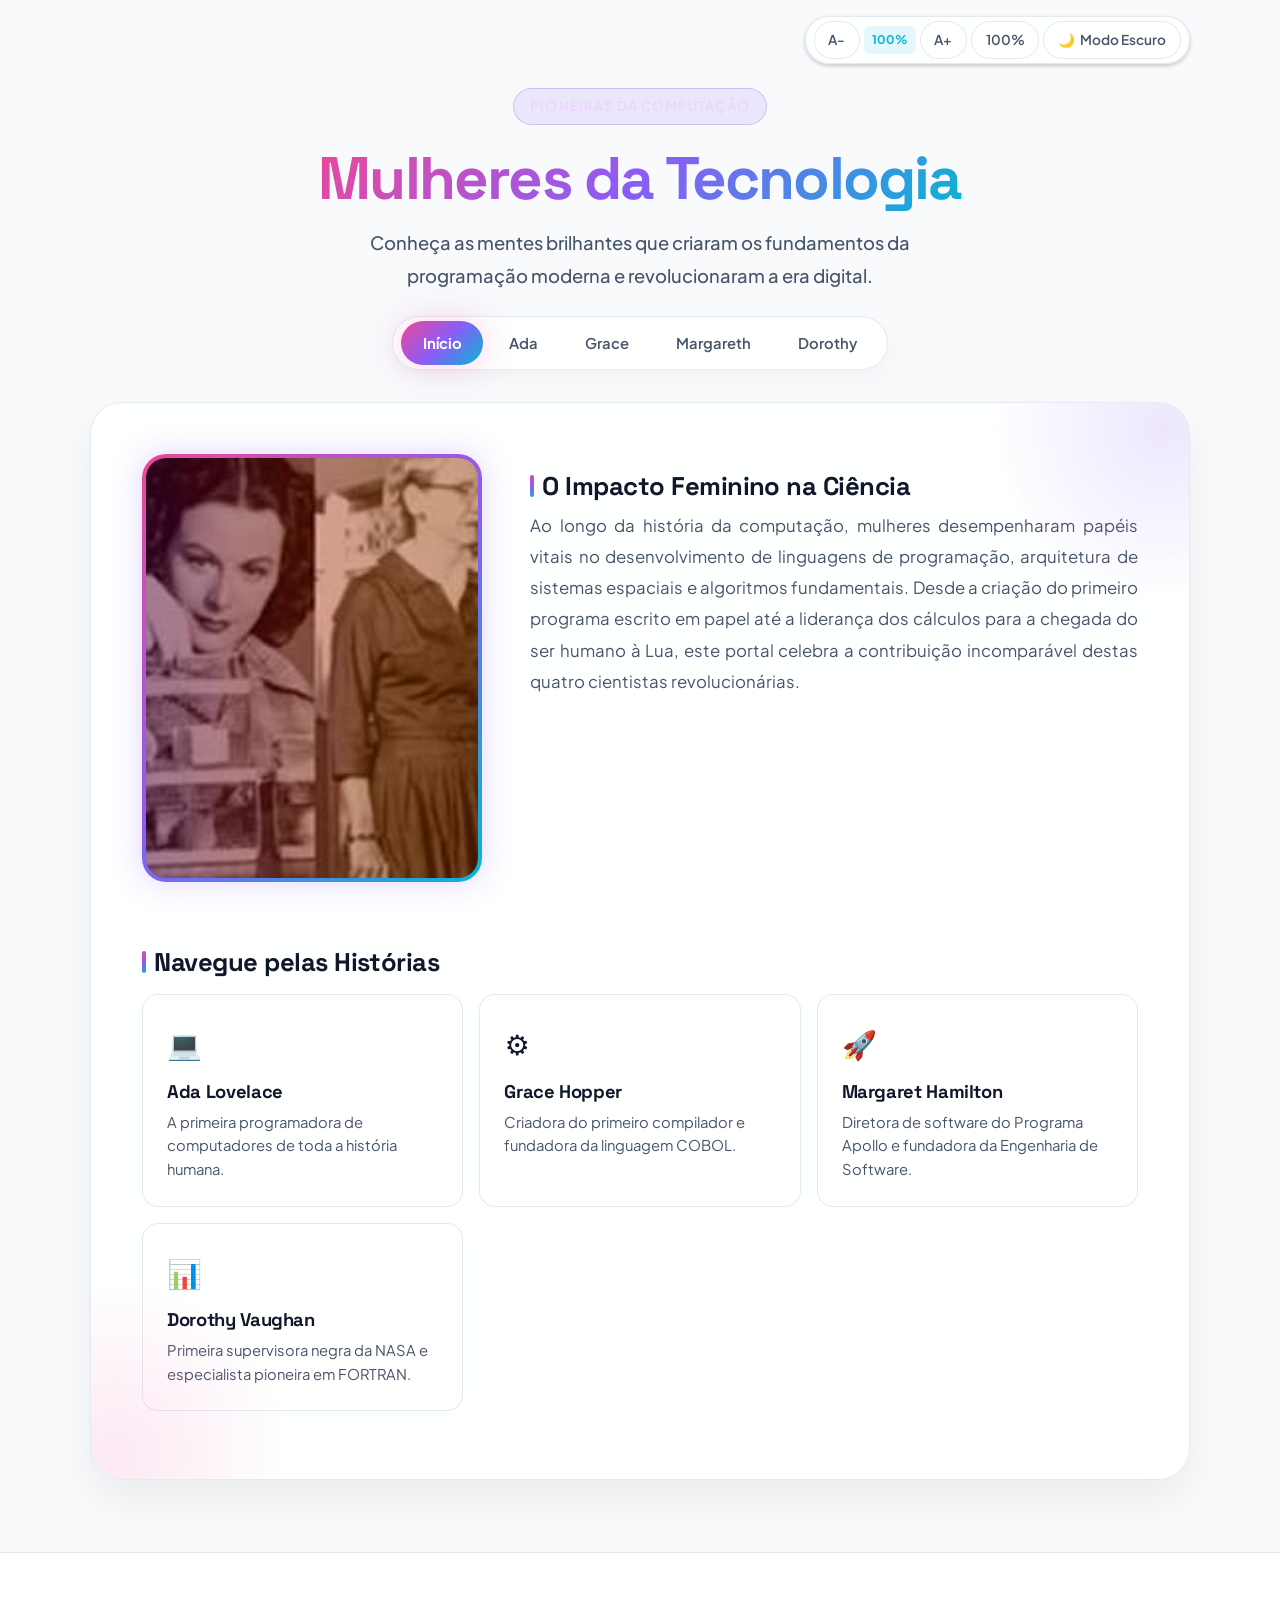
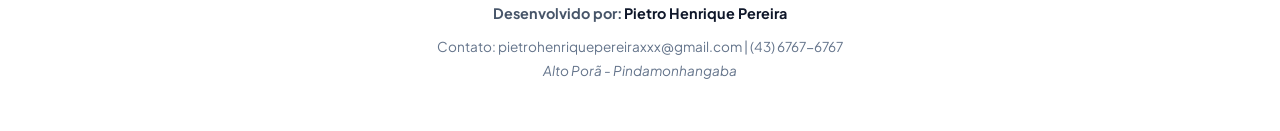
<file: index.html>
<!DOCTYPE html>
<html lang="pt-br">

<head>
    <meta charset="UTF-8">
    <meta name="viewport" content="width=device-width, initial-scale=1.0">
    <link rel="stylesheet" href="style.css">
    <title>Pioneiras da Tecnologia - Início</title>
</head>

<body>
    <div class="site-wrapper">
        <!-- Barra de Acessibilidade -->
        <div class="accessibility-bar">
            <div class="acc-controls-wrapper">
                <button class="acc-btn" onclick="changeFontSize(-1)" title="Diminuir tamanho da fonte" aria-label="Diminuir fonte">A-</button>
                <span class="font-scale-badge" id="font-scale-display">100%</span>
                <button class="acc-btn" onclick="changeFontSize(1)" title="Aumentar tamanho da fonte" aria-label="Aumentar fonte">A+</button>
                <button class="acc-btn" onclick="resetFontSize()" title="Restaurar tamanho da fonte" aria-label="Restaurar fonte">100%</button>
                <button class="acc-btn" id="theme-toggle-btn" onclick="toggleTheme()" title="Alternar tema visual" aria-label="Alternar tema">
                    <span class="theme-icon">🌙</span>
                    <span class="theme-text">Modo Escuro</span>
                </button>
            </div>
        </div>

        <!-- Cabeçalho -->
        <header class="cabecalho">
            <span class="header-tag">Pioneiras da Computação</span>
            <h1 id="titulo">Mulheres da Tecnologia</h1>
            <p class="header-subtitle">Conheça as mentes brilhantes que criaram os fundamentos da programação moderna e revolucionaram a era digital.</p>
        </header>

        <!-- Menu Navegação -->
        <nav class="menu" aria-label="Navegação principal">
            <ul>
                <li><a href="index.html" class="active">Início</a></li>
                <li><a href="ada.html">Ada</a></li>
                <li><a href="grace.html">Grace</a></li>
                <li><a href="margareth.html">Margareth</a></li>
                <li><a href="dorothy.html">Dorothy</a></li>
            </ul>
        </nav>

        <!-- Conteúdo Principal -->
        <main class="main-content">
            <div class="profile-hero-wrapper">
                <div class="profile-media-container">
                    <div class="img-frame">
                        <img src="images.jpeg" alt="Painel das Pioneiras da Tecnologia" class="img">
                    </div>
                </div>

                <article>
                    <h2 class="section-title">O Impacto Feminino na Ciência</h2>
                    <p class="texto">Ao longo da história da computação, mulheres desempenharam papéis vitais no desenvolvimento de linguagens de programação, arquitetura de sistemas espaciais e algoritmos fundamentais. Desde a criação do primeiro programa escrito em papel até a liderança dos cálculos para a chegada do ser humano à Lua, este portal celebra a contribuição incomparável destas quatro cientistas revolucionárias.</p>
                </article>
            </div>

            <!-- Bento Grid de Navegação de Pioneiras -->
            <section>
                <h2 class="section-title">Navegue pelas Histórias</h2>
                <div class="bento-grid">
                    <a href="ada.html" class="bento-card">
                        <div class="bento-icon">💻</div>
                        <h3 class="bento-title">Ada Lovelace</h3>
                        <p class="bento-desc">A primeira programadora de computadores de toda a história humana.</p>
                    </a>
                    <a href="grace.html" class="bento-card">
                        <div class="bento-icon">⚙️</div>
                        <h3 class="bento-title">Grace Hopper</h3>
                        <p class="bento-desc">Criadora do primeiro compilador e fundadora da linguagem COBOL.</p>
                    </a>
                    <a href="margareth.html" class="bento-card">
                        <div class="bento-icon">🚀</div>
                        <h3 class="bento-title">Margaret Hamilton</h3>
                        <p class="bento-desc">Diretora de software do Programa Apollo e fundadora da Engenharia de Software.</p>
                    </a>
                    <a href="dorothy.html" class="bento-card">
                        <div class="bento-icon">📊</div>
                        <h3 class="bento-title">Dorothy Vaughan</h3>
                        <p class="bento-desc">Primeira supervisora negra da NASA e especialista pioneira em FORTRAN.</p>
                    </a>
                </div>
            </section>
        </main>

        <!-- Rodapé -->
        <footer class="site-footer">
            <div class="footer-content">
                <p class="footer-credits">
                    <b>Desenvolvido por:</b> <strong>Pietro Henrique Pereira</strong>
                </p>
                <p class="footer-contact">
                    Contato: pietrohenriquepereiraxxx@gmail.com | (43) 6767-6767<br>
                    <i>Alto Porã - Pindamonhangaba</i>
                </p>
            </div>
        </footer>
    </div>

    <script src="script.js"></script>
</body>

</html>
</file>
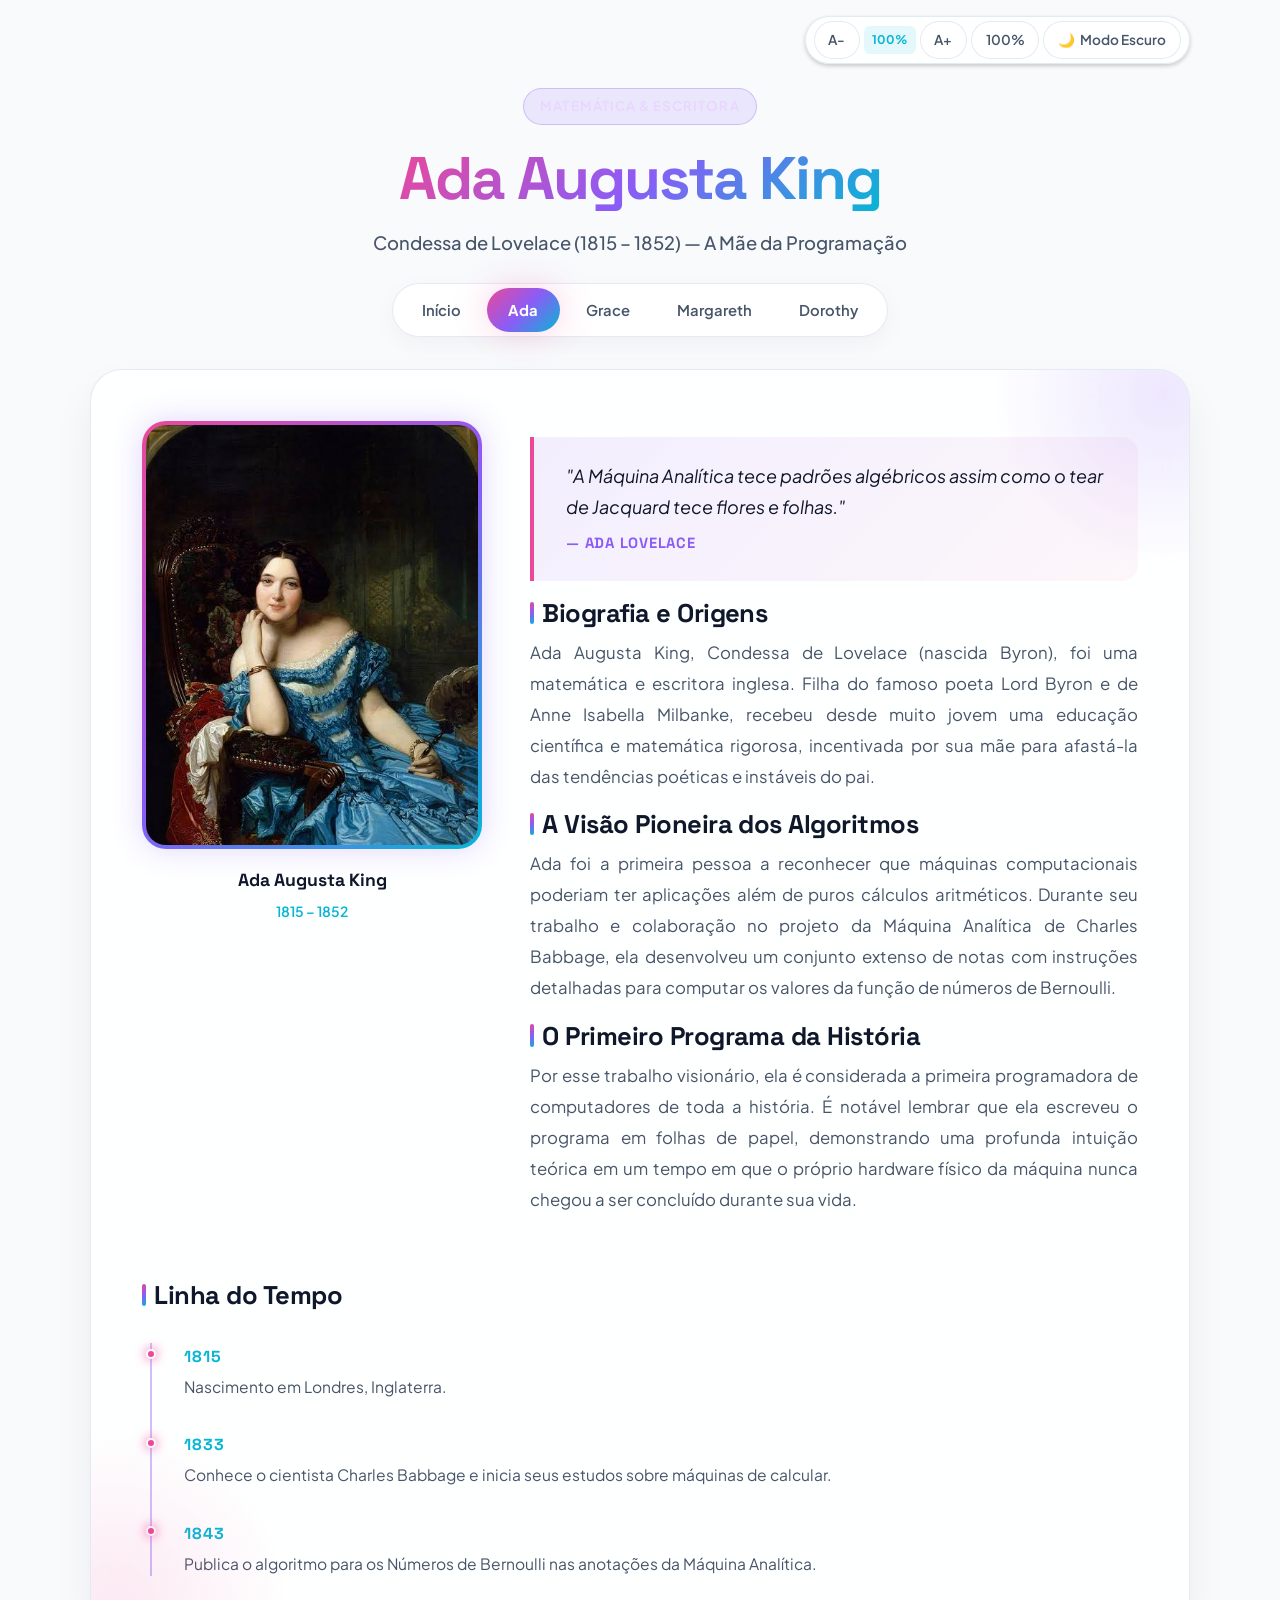
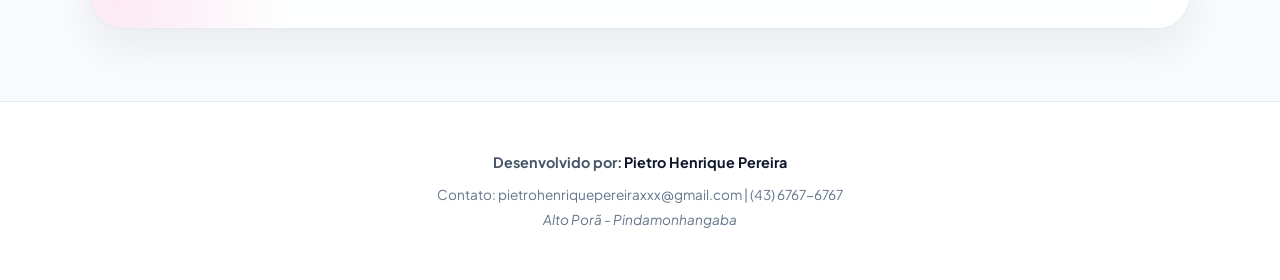
<file: ada.html>
<!DOCTYPE html>
<html lang="pt-br">

<head>
    <meta charset="UTF-8">
    <meta name="viewport" content="width=device-width, initial-scale=1.0">
    <link rel="stylesheet" href="style.css">
    <title>Ada Augusta King - Ada Lovelace</title>
</head>

<body>
    <div class="site-wrapper">
        <div class="accessibility-bar">
            <div class="acc-controls-wrapper">
                <button class="acc-btn" onclick="changeFontSize(-1)" aria-label="Diminuir fonte">A-</button>
                <span class="font-scale-badge" id="font-scale-display">100%</span>
                <button class="acc-btn" onclick="changeFontSize(1)" aria-label="Aumentar fonte">A+</button>
                <button class="acc-btn" onclick="resetFontSize()" aria-label="Restaurar fonte">100%</button>
                <button class="acc-btn" id="theme-toggle-btn" onclick="toggleTheme()" aria-label="Alternar tema">
                    <span class="theme-icon">🌙</span>
                    <span class="theme-text">Modo Escuro</span>
                </button>
            </div>
        </div>

        <header class="cabecalho">
            <span class="header-tag">Matemática & Escritora</span>
            <h1 id="titulo">Ada Augusta King</h1>
            <p class="header-subtitle">Condessa de Lovelace (1815 – 1852) — A Mãe da Programação</p>
        </header>

        <nav class="menu">
            <ul>
                <li><a href="index.html">Início</a></li>
                <li><a href="ada.html" class="active">Ada</a></li>
                <li><a href="grace.html">Grace</a></li>
                <li><a href="margareth.html">Margareth</a></li>
                <li><a href="dorothy.html">Dorothy</a></li>
            </ul>
        </nav>

        <main class="main-content">
            <div class="profile-hero-wrapper">
                <div class="profile-media-container">
                    <div class="img-frame">
                        <img src="ada.jpeg" alt="Retrato histórico de Ada Lovelace" class="imgcentro">
                    </div>
                    <div class="profile-meta-badge">
                        <span class="meta-name">Ada Augusta King</span>
                        <span class="meta-lifespan">1815 – 1852</span>
                    </div>
                </div>

                <article>
                    <div class="quote-card">
                        <p class="quote-text">"A Máquina Analítica tece padrões algébricos assim como o tear de Jacquard tece flores e folhas."</p>
                        <p class="quote-author">— Ada Lovelace</p>
                    </div>

                    <h2 class="section-title">Biografia e Origens</h2>
                    <p class="texto">Ada Augusta King, Condessa de Lovelace (nascida Byron), foi uma matemática e escritora inglesa. Filha do famoso poeta Lord Byron e de Anne Isabella Milbanke, recebeu desde muito jovem uma educação científica e matemática rigorosa, incentivada por sua mãe para afastá-la das tendências poéticas e instáveis do pai.</p>

                    <h2 class="section-title">A Visão Pioneira dos Algoritmos</h2>
                    <p class="texto">Ada foi a primeira pessoa a reconhecer que máquinas computacionais poderiam ter aplicações além de puros cálculos aritméticos. Durante seu trabalho e colaboração no projeto da Máquina Analítica de Charles Babbage, ela desenvolveu um conjunto extenso de notas com instruções detalhadas para computar os valores da função de números de Bernoulli.</p>

                    <h2 class="section-title">O Primeiro Programa da História</h2>
                    <p class="texto">Por esse trabalho visionário, ela é considerada a primeira programadora de computadores de toda a história. É notável lembrar que ela escreveu o programa em folhas de papel, demonstrando uma profunda intuição teórica em um tempo em que o próprio hardware físico da máquina nunca chegou a ser concluído durante sua vida.</p>
                </article>
            </div>

            <section class="timeline-section">
                <h2 class="section-title">Linha do Tempo</h2>
                <div class="timeline-container">
                    <div class="timeline-node">
                        <span class="timeline-year">1815</span>
                        <p class="timeline-text">Nascimento em Londres, Inglaterra.</p>
                    </div>
                    <div class="timeline-node">
                        <span class="timeline-year">1833</span>
                        <p class="timeline-text">Conhece o cientista Charles Babbage e inicia seus estudos sobre máquinas de calcular.</p>
                    </div>
                    <div class="timeline-node">
                        <span class="timeline-year">1843</span>
                        <p class="timeline-text">Publica o algoritmo para os Números de Bernoulli nas anotações da Máquina Analítica.</p>
                    </div>
                </div>
            </section>
        </main>

        <footer class="site-footer">
            <div class="footer-content">
                <p class="footer-credits"><b>Desenvolvido por:</b> <strong>Pietro Henrique Pereira</strong></p>
                <p class="footer-contact">Contato: pietrohenriquepereiraxxx@gmail.com | (43) 6767-6767<br><i>Alto Porã - Pindamonhangaba</i></p>
            </div>
        </footer>
    </div>

    <script src="script.js"></script>
</body>

</html>
</file>
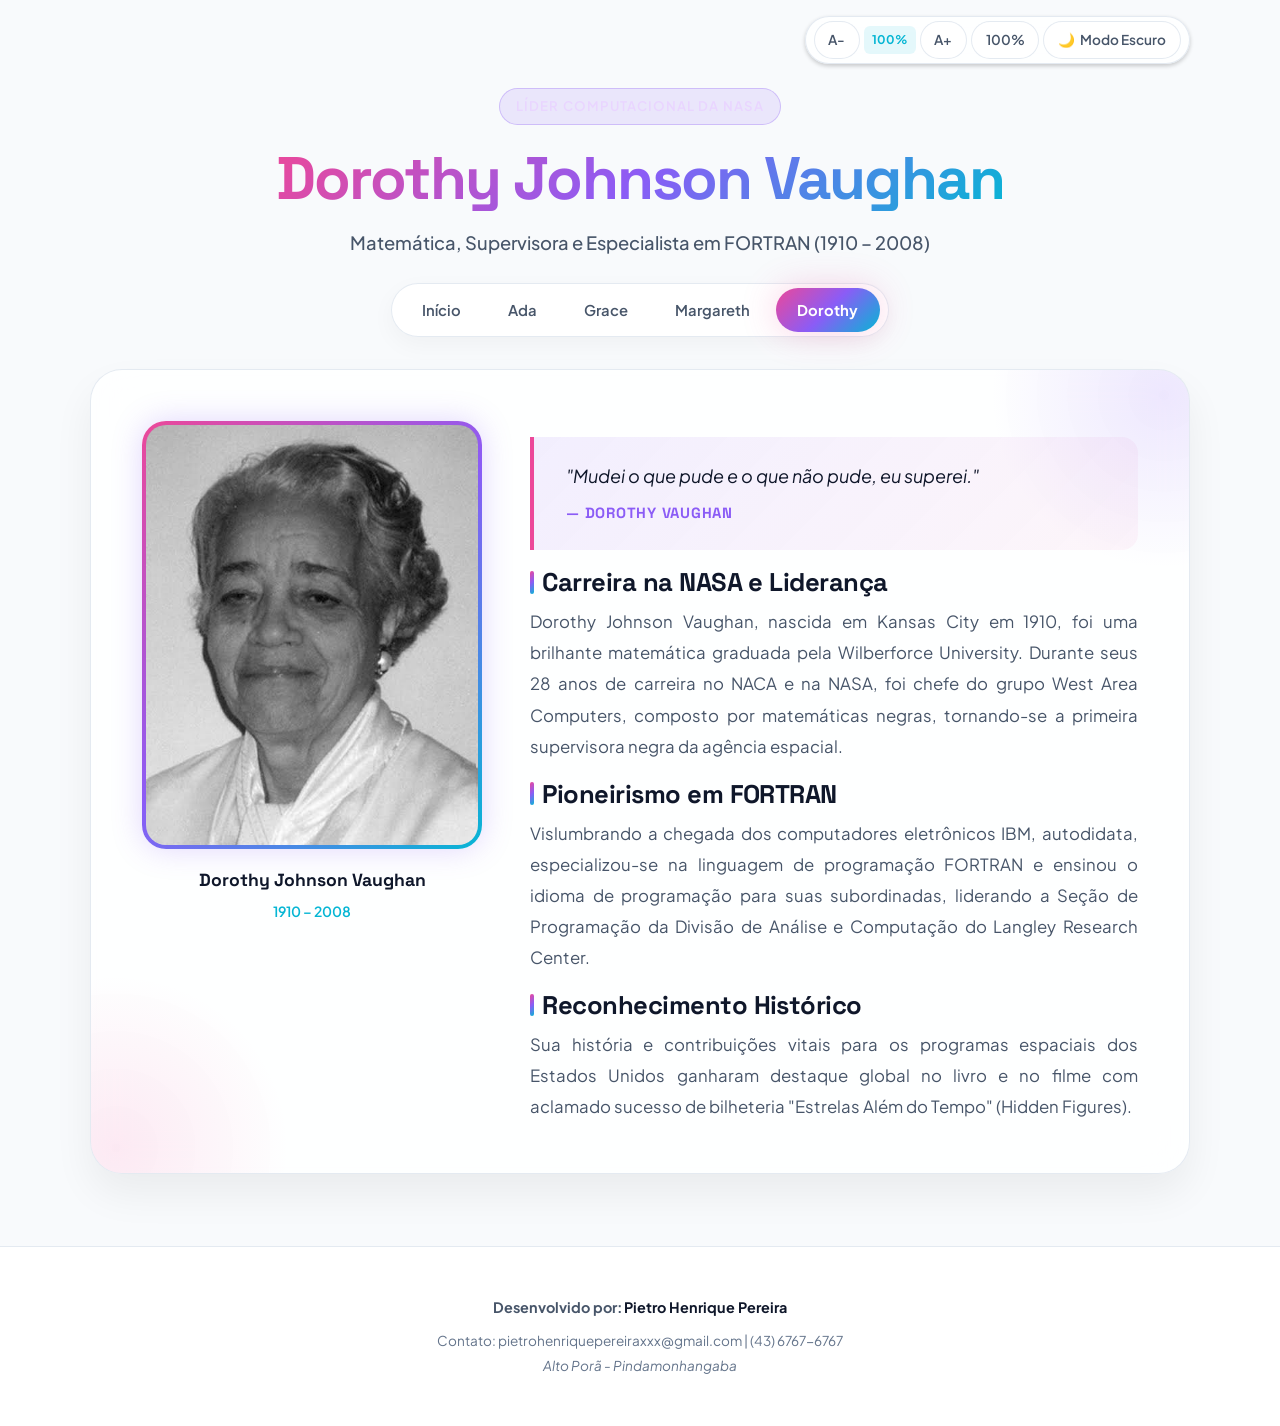
<file: dorothy.html>
<!DOCTYPE html>
<html lang="pt-br">

<head>
    <meta charset="UTF-8">
    <meta name="viewport" content="width=device-width, initial-scale=1.0">
    <link rel="stylesheet" href="style.css">
    <title>Dorothy Johnson Vaughan</title>
</head>

<body>
    <div class="site-wrapper">
        <div class="accessibility-bar">
            <div class="acc-controls-wrapper">
                <button class="acc-btn" onclick="changeFontSize(-1)" aria-label="Diminuir fonte">A-</button>
                <span class="font-scale-badge" id="font-scale-display">100%</span>
                <button class="acc-btn" onclick="changeFontSize(1)" aria-label="Aumentar fonte">A+</button>
                <button class="acc-btn" onclick="resetFontSize()" aria-label="Restaurar fonte">100%</button>
                <button class="acc-btn" id="theme-toggle-btn" onclick="toggleTheme()" aria-label="Alternar tema">
                    <span class="theme-icon">🌙</span>
                    <span class="theme-text">Modo Escuro</span>
                </button>
            </div>
        </div>

        <header class="cabecalho">
            <span class="header-tag">Líder Computacional da NASA</span>
            <h1 id="titulo">Dorothy Johnson Vaughan</h1>
            <p class="header-subtitle">Matemática, Supervisora e Especialista em FORTRAN (1910 – 2008)</p>
        </header>

        <nav class="menu">
            <ul>
                <li><a href="index.html">Início</a></li>
                <li><a href="ada.html">Ada</a></li>
                <li><a href="grace.html">Grace</a></li>
                <li><a href="margareth.html">Margareth</a></li>
                <li><a href="dorothy.html" class="active">Dorothy</a></li>
            </ul>
        </nav>

        <main class="main-content">
            <div class="profile-hero-wrapper">
                <div class="profile-media-container">
                    <div class="img-frame">
                        <img src="dorothy.jpeg" alt="Foto de Dorothy Johnson Vaughan" class="imgcentro">
                    </div>
                    <div class="profile-meta-badge">
                        <span class="meta-name">Dorothy Johnson Vaughan</span>
                        <span class="meta-lifespan">1910 – 2008</span>
                    </div>
                </div>

                <article>
                    <div class="quote-card">
                        <p class="quote-text">"Mudei o que pude e o que não pude, eu superei."</p>
                        <p class="quote-author">— Dorothy Vaughan</p>
                    </div>

                    <h2 class="section-title">Carreira na NASA e Liderança</h2>
                    <p class="texto">Dorothy Johnson Vaughan, nascida em Kansas City em 1910, foi uma brilhante matemática graduada pela Wilberforce University. Durante seus 28 anos de carreira no NACA e na NASA, foi chefe do grupo West Area Computers, composto por matemáticas negras, tornando-se a primeira supervisora negra da agência espacial.</p>

                    <h2 class="section-title">Pioneirismo em FORTRAN</h2>
                    <p class="texto">Vislumbrando a chegada dos computadores eletrônicos IBM, autodidata, especializou-se na linguagem de programação FORTRAN e ensinou o idioma de programação para suas subordinadas, liderando a Seção de Programação da Divisão de Análise e Computação do Langley Research Center.</p>

                    <h2 class="section-title">Reconhecimento Histórico</h2>
                    <p class="texto">Sua história e contribuições vitais para os programas espaciais dos Estados Unidos ganharam destaque global no livro e no filme com aclamado sucesso de bilheteria "Estrelas Além do Tempo" (Hidden Figures).</p>
                </article>
            </div>
        </main>

        <footer class="site-footer">
            <div class="footer-content">
                <p class="footer-credits"><b>Desenvolvido por:</b> <strong>Pietro Henrique Pereira</strong></p>
                <p class="footer-contact">Contato: pietrohenriquepereiraxxx@gmail.com | (43) 6767-6767<br><i>Alto Porã - Pindamonhangaba</i></p>
            </div>
        </footer>
    </div>

    <script src="script.js"></script>
</body>

</html>
</file>
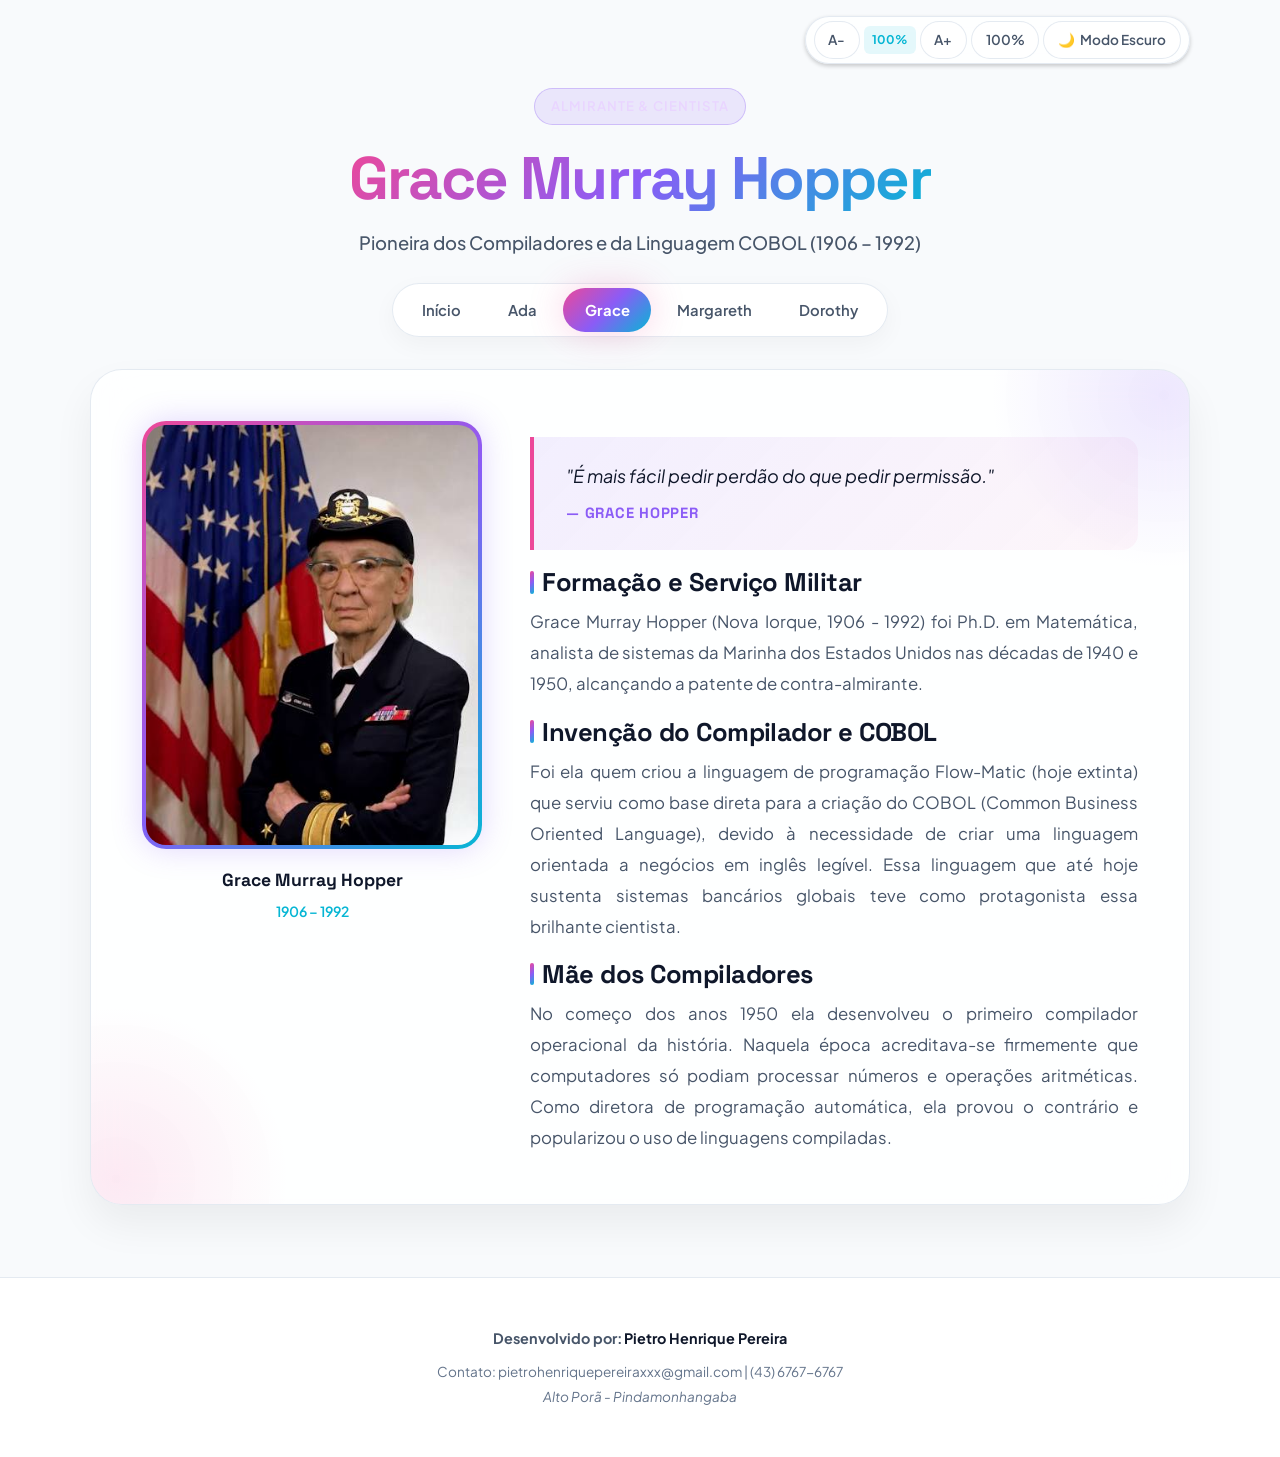
<file: grace.html>
<!DOCTYPE html>
<html lang="pt-br">

<head>
    <meta charset="UTF-8">
    <meta name="viewport" content="width=device-width, initial-scale=1.0">
    <link rel="stylesheet" href="style.css">
    <title>Grace Murray Hopper</title>
</head>

<body>
    <div class="site-wrapper">
        <div class="accessibility-bar">
            <div class="acc-controls-wrapper">
                <button class="acc-btn" onclick="changeFontSize(-1)" aria-label="Diminuir fonte">A-</button>
                <span class="font-scale-badge" id="font-scale-display">100%</span>
                <button class="acc-btn" onclick="changeFontSize(1)" aria-label="Aumentar fonte">A+</button>
                <button class="acc-btn" onclick="resetFontSize()" aria-label="Restaurar fonte">100%</button>
                <button class="acc-btn" id="theme-toggle-btn" onclick="toggleTheme()" aria-label="Alternar tema">
                    <span class="theme-icon">🌙</span>
                    <span class="theme-text">Modo Escuro</span>
                </button>
            </div>
        </div>

        <header class="cabecalho">
            <span class="header-tag">Almirante & Cientista</span>
            <h1 id="titulo">Grace Murray Hopper</h1>
            <p class="header-subtitle">Pioneira dos Compiladores e da Linguagem COBOL (1906 – 1992)</p>
        </header>

        <nav class="menu">
            <ul>
                <li><a href="index.html">Início</a></li>
                <li><a href="ada.html">Ada</a></li>
                <li><a href="grace.html" class="active">Grace</a></li>
                <li><a href="margareth.html">Margareth</a></li>
                <li><a href="dorothy.html">Dorothy</a></li>
            </ul>
        </nav>

        <main class="main-content">
            <div class="profile-hero-wrapper">
                <div class="profile-media-container">
                    <div class="img-frame">
                        <img src="grace.jpeg" alt="Grace Murray Hopper em uniforme da Marinha" class="imgcentro">
                    </div>
                    <div class="profile-meta-badge">
                        <span class="meta-name">Grace Murray Hopper</span>
                        <span class="meta-lifespan">1906 – 1992</span>
                    </div>
                </div>

                <article>
                    <div class="quote-card">
                        <p class="quote-text">"É mais fácil pedir perdão do que pedir permissão."</p>
                        <p class="quote-author">— Grace Hopper</p>
                    </div>

                    <h2 class="section-title">Formação e Serviço Militar</h2>
                    <p class="texto">Grace Murray Hopper (Nova Iorque, 1906 - 1992) foi Ph.D. em Matemática, analista de sistemas da Marinha dos Estados Unidos nas décadas de 1940 e 1950, alcançando a patente de contra-almirante.</p>

                    <h2 class="section-title">Invenção do Compilador e COBOL</h2>
                    <p class="texto">Foi ela quem criou a linguagem de programação Flow-Matic (hoje extinta) que serviu como base direta para a criação do COBOL (Common Business Oriented Language), devido à necessidade de criar uma linguagem orientada a negócios em inglês legível. Essa linguagem que até hoje sustenta sistemas bancários globais teve como protagonista essa brilhante cientista.</p>

                    <h2 class="section-title">Mãe dos Compiladores</h2>
                    <p class="texto">No começo dos anos 1950 ela desenvolveu o primeiro compilador operacional da história. Naquela época acreditava-se firmemente que computadores só podiam processar números e operações aritméticas. Como diretora de programação automática, ela provou o contrário e popularizou o uso de linguagens compiladas.</p>
                </article>
            </div>
        </main>

        <footer class="site-footer">
            <div class="footer-content">
                <p class="footer-credits"><b>Desenvolvido por:</b> <strong>Pietro Henrique Pereira</strong></p>
                <p class="footer-contact">Contato: pietrohenriquepereiraxxx@gmail.com | (43) 6767-6767<br><i>Alto Porã - Pindamonhangaba</i></p>
            </div>
        </footer>
    </div>

    <script src="script.js"></script>
</body>

</html>
</file>
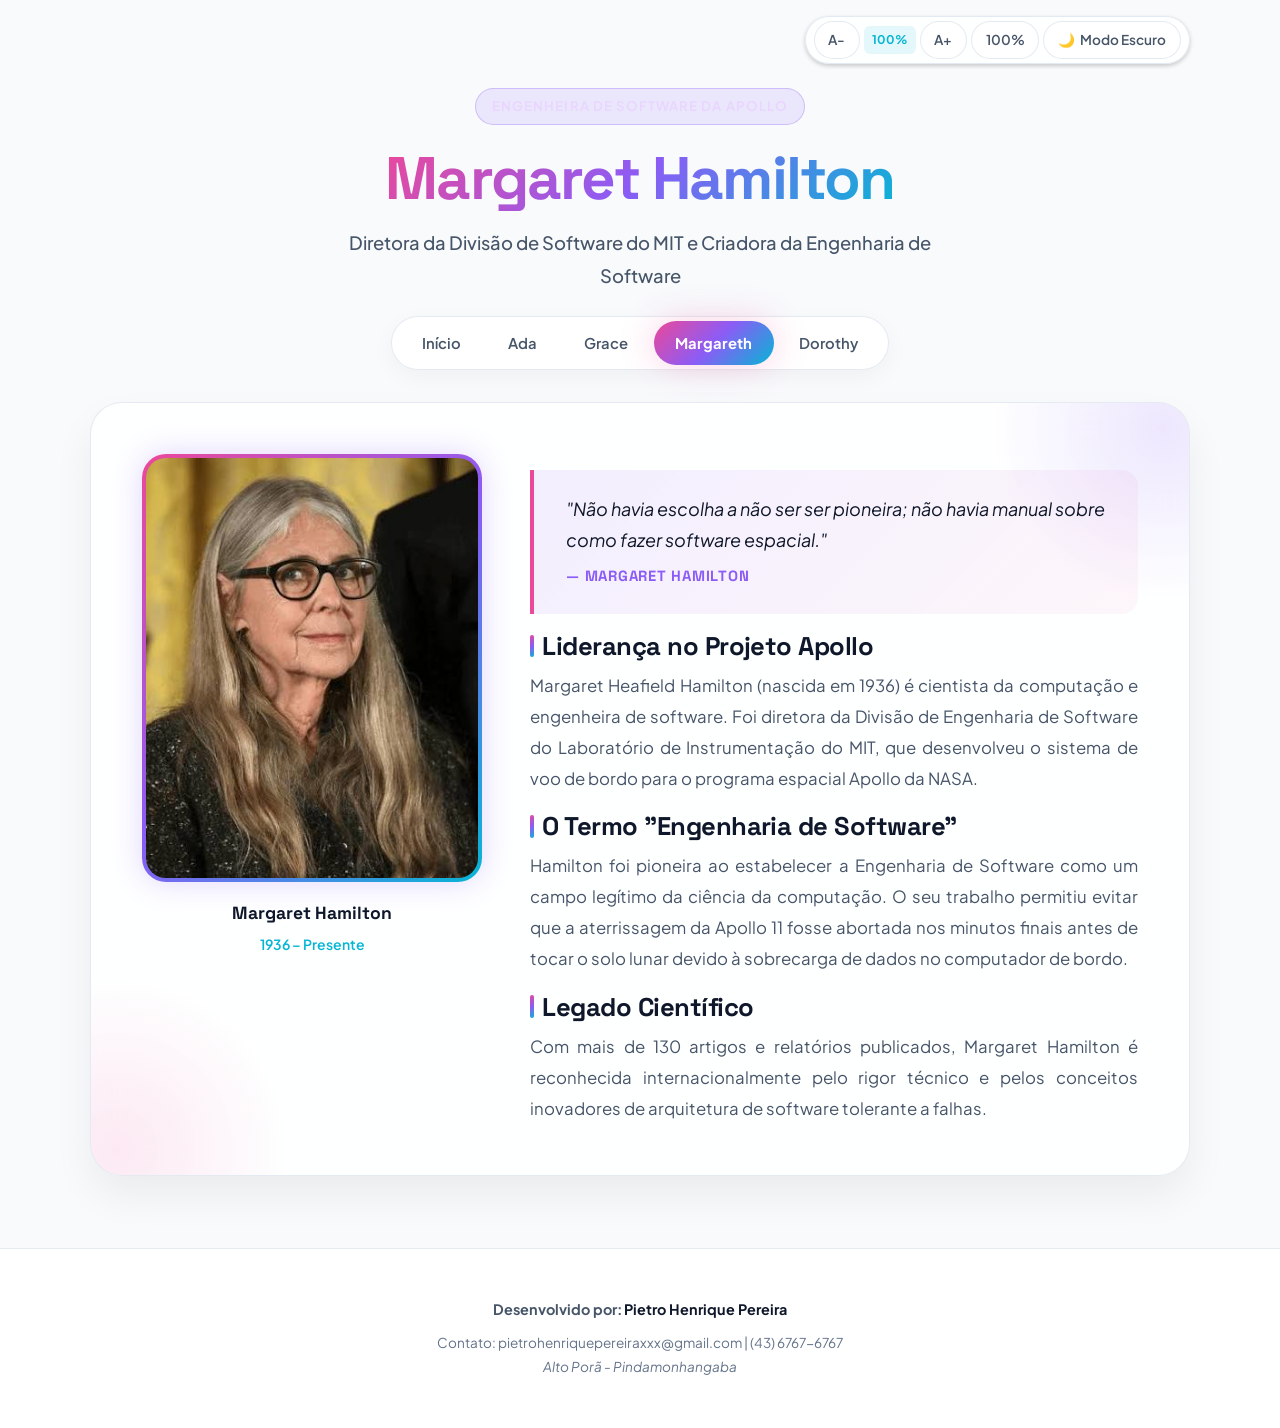
<file: margareth.html>
<!DOCTYPE html>
<html lang="pt-br">

<head>
    <meta charset="UTF-8">
    <meta name="viewport" content="width=device-width, initial-scale=1.0">
    <link rel="stylesheet" href="style.css">
    <title>Margareth Hamilton</title>
</head>

<body>
    <div class="site-wrapper">
        <div class="accessibility-bar">
            <div class="acc-controls-wrapper">
                <button class="acc-btn" onclick="changeFontSize(-1)" aria-label="Diminuir fonte">A-</button>
                <span class="font-scale-badge" id="font-scale-display">100%</span>
                <button class="acc-btn" onclick="changeFontSize(1)" aria-label="Aumentar fonte">A+</button>
                <button class="acc-btn" onclick="resetFontSize()" aria-label="Restaurar fonte">100%</button>
                <button class="acc-btn" id="theme-toggle-btn" onclick="toggleTheme()" aria-label="Alternar tema">
                    <span class="theme-icon">🌙</span>
                    <span class="theme-text">Modo Escuro</span>
                </button>
            </div>
        </div>

        <header class="cabecalho">
            <span class="header-tag">Engenheira de Software da Apollo</span>
            <h1 id="titulo">Margaret Hamilton</h1>
            <p class="header-subtitle">Diretora da Divisão de Software do MIT e Criadora da Engenharia de Software</p>
        </header>

        <nav class="menu" aria-label="Navegação principal">
            <ul>
                <li><a href="index.html">Início</a></li>
                <li><a href="ada.html">Ada</a></li>
                <li><a href="grace.html">Grace</a></li>
                <li><a href="margareth.html" class="active">Margareth</a></li>
                <li><a href="dorothy.html">Dorothy</a></li>
            </ul>
        </nav>

        <main class="main-content">
            <div class="profile-hero-wrapper">
                <div class="profile-media-container">
                    <div class="img-frame">
                        <img src="margaret.jpeg" alt="Foto de Margaret Hamilton" class="imgcentro">
                    </div>
                    <div class="profile-meta-badge">
                        <span class="meta-name">Margaret Hamilton</span>
                        <span class="meta-lifespan">1936 – Presente</span>
                    </div>
                </div>

                <article>
                    <div class="quote-card">
                        <p class="quote-text">"Não havia escolha a não ser ser pioneira; não havia manual sobre como fazer software espacial."</p>
                        <p class="quote-author">— Margaret Hamilton</p>
                    </div>

                    <h2 class="section-title">Liderança no Projeto Apollo</h2>
                    <p class="texto">Margaret Heafield Hamilton (nascida em 1936) é cientista da computação e engenheira de software. Foi diretora da Divisão de Engenharia de Software do Laboratório de Instrumentação do MIT, que desenvolveu o sistema de voo de bordo para o programa espacial Apollo da NASA.</p>

                    <h2 class="section-title">O Termo "Engenharia de Software"</h2>
                    <p class="texto">Hamilton foi pioneira ao estabelecer a Engenharia de Software como um campo legítimo da ciência da computação. O seu trabalho permitiu evitar que a aterrissagem da Apollo 11 fosse abortada nos minutos finais antes de tocar o solo lunar devido à sobrecarga de dados no computador de bordo.</p>

                    <h2 class="section-title">Legado Científico</h2>
                    <p class="texto">Com mais de 130 artigos e relatórios publicados, Margaret Hamilton é reconhecida internacionalmente pelo rigor técnico e pelos conceitos inovadores de arquitetura de software tolerante a falhas.</p>
                </article>
            </div>
        </main>

        <footer class="site-footer">
            <div class="footer-content">
                <p class="footer-credits"><b>Desenvolvido por:</b> <strong>Pietro Henrique Pereira</strong></p>
                <p class="footer-contact">Contato: pietrohenriquepereiraxxx@gmail.com | (43) 6767-6767<br><i>Alto Porã - Pindamonhangaba</i></p>
            </div>
        </footer>
    </div>

    <script src="script.js"></script>
</body>

</html>
</file>
<file: style.css>
/* ==========================================================================
   TABLE OF CONTENTS
   --------------------------------------------------------------------------
   01. DESIGN TOKENS & VARIABLES
   02. CSS RESET & GLOBAL BASE
   03. ACCESSIBILITY WIDGET & TOP BAR
   04. TYPOGRAPHY SYSTEM
   05. LAYOUT & CONTAINER SYSTEM
   06. HEADER & HERO COMPONENT
   07. NAVIGATION MENU (STICKY & GLASSMORPHIC)
   08. PROFILE CARDS & MEDIA FRAMES
   09. BENTO GRID & FEATURE CARDS
   10. HISTORICAL TIMELINE COMPONENT
   11. BLOCKQUOTES & PIONEER QUOTES
   12. BUTTONS & INTERACTIVE ELEMENTS
   13. FOOTER COMPONENT
   14. DARK THEME OVERRIDES
   15. LIGHT THEME OVERRIDES
   16. UTILITY CLASSES
   17. ANIMATIONS & KEYFRAMES
   18. RESPONSIVE MEDIA QUERIES (MOBILE, TABLET, DESKTOP, PRINT)
   ========================================================================== */

/* ==========================================================================
   01. DESIGN TOKENS & VARIABLES
   ========================================================================== */
@import url('https://fonts.googleapis.com/css2?family=Plus+Jakarta+Sans:ital,wght@0,300;0,400;0,500;0,600;0,700;0,800;1,400;1,600&family=Space+Grotesk:wght@500;600;700&display=swap');

:root {
    /* Color Palette - Dark Theme (Default) */
    --clr-bg-page: #060913;
    --clr-bg-card: rgba(15, 23, 42, 0.75);
    --clr-bg-card-hover: rgba(30, 41, 59, 0.85);
    --clr-bg-surface: #0f172a;
    --clr-bg-surface-elevated: #1e293b;
    --clr-bg-glass: rgba(15, 23, 42, 0.8);

    /* Accent & Brand Colors */
    --clr-accent-violet: #8b5cf6;
    --clr-accent-pink: #ec4899;
    --clr-accent-cyan: #06b6d4;
    --clr-accent-blue: #3b82f6;
    --clr-accent-amber: #f59e0b;
    --clr-accent-emerald: #10b981;

    /* Soft Pastels for Tech Aesthetic */
    --clr-pastel-purple: #e9d5ff;
    --clr-pastel-blue: #bae6fd;
    --clr-pastel-pink: #fbcfe8;
    --clr-pastel-teal: #99f6e4;

    /* Gradients */
    --grad-primary: linear-gradient(135deg, #ec4899 0%, #8b5cf6 50%, #06b6d4 100%);
    --grad-violet-blue: linear-gradient(135deg, #a855f7 0%, #3b82f6 100%);
    --grad-pink-violet: linear-gradient(135deg, #f43f5e 0%, #8b5cf6 100%);
    --grad-cyan-teal: linear-gradient(135deg, #06b6d4 0%, #10b981 100%);
    --grad-dark-surface: linear-gradient(180deg, rgba(15, 23, 42, 0.9) 0%, rgba(6, 9, 19, 0.95) 100%);

    /* Borders & Outlines */
    --clr-border: rgba(255, 255, 255, 0.1);
    --clr-border-hover: rgba(168, 85, 247, 0.4);
    --clr-border-glow: rgba(236, 72, 153, 0.3);

    /* Text Colors */
    --clr-text-primary: #f8fafc;
    --clr-text-secondary: #cbd5e1;
    --clr-text-muted: #64748b;
    --clr-text-highlight: #ffffff;

    /* Typography Settings */
    --font-heading: 'Space Grotesk', system-ui, -apple-system, sans-serif;
    --font-body: 'Plus Jakarta Sans', system-ui, -apple-system, sans-serif;

    /* Spacing Units */
    --sp-3xs: 0.125rem;
    --sp-2xs: 0.25rem;
    --sp-xs: 0.5rem;
    --sp-sm: 0.75rem;
    --sp-md: 1rem;
    --sp-lg: 1.5rem;
    --sp-xl: 2rem;
    --sp-2xl: 3rem;
    --sp-3xl: 4.5rem;

    /* Shadows & Glows */
    --shadow-sm: 0 2px 4px rgba(0, 0, 0, 0.2);
    --shadow-md: 0 8px 24px rgba(0, 0, 0, 0.3);
    --shadow-lg: 0 16px 40px rgba(0, 0, 0, 0.5);
    --shadow-glow: 0 0 30px rgba(139, 92, 246, 0.25);
    --shadow-glow-pink: 0 0 35px rgba(236, 72, 153, 0.25);

    /* Border Radius */
    --radius-xs: 6px;
    --radius-sm: 10px;
    --radius-md: 16px;
    --radius-lg: 24px;
    --radius-xl: 32px;
    --radius-full: 9999px;

    /* Transitions */
    --transition-fast: 0.15s cubic-bezier(0.4, 0, 0.2, 1);
    --transition-normal: 0.3s cubic-bezier(0.4, 0, 0.2, 1);
    --transition-slow: 0.5s cubic-bezier(0.4, 0, 0.2, 1);
    --transition-spring: 0.4s cubic-bezier(0.175, 0.885, 0.32, 1.275);
}

/* ==========================================================================
   02. CSS RESET & GLOBAL BASE
   ========================================================================== */
*,
*::before,
*::after {
    box-sizing: border-box;
    margin: 0;
    padding: 0;
    transition: background-color var(--transition-normal),
                color var(--transition-normal),
                border-color var(--transition-normal),
                box-shadow var(--transition-normal);
}

html {
    font-size: 100%;
    scroll-behavior: smooth;
    text-size-adjust: 100%;
    -webkit-text-size-adjust: 100%;
}

body {
    font-family: var(--font-body);
    background-color: var(--clr-bg-page);
    color: var(--clr-text-primary);
    min-height: 100vh;
    display: flex;
    flex-direction: column;
    align-items: center;
    line-height: 1.8;
    overflow-x: hidden;
    -webkit-font-smoothing: antialiased;
    -moz-osx-font-smoothing: grayscale;
}

/* Custom Scrollbar */
::-webkit-scrollbar {
    width: 10px;
}

::-webkit-scrollbar-track {
    background: var(--clr-bg-page);
}

::-webkit-scrollbar-thumb {
    background: var(--clr-bg-surface-elevated);
    border-radius: var(--radius-full);
    border: 2px solid var(--clr-bg-page);
}

::-webkit-scrollbar-thumb:hover {
    background: var(--clr-accent-violet);
}

/* Selection Highlight */
::selection {
    background: rgba(139, 92, 246, 0.4);
    color: var(--clr-text-highlight);
}

/* Base Elements */
img, svg, picture, video {
    display: block;
    max-width: 100%;
    height: auto;
}

a {
    color: inherit;
    text-decoration: none;
}

button, input, select, textarea {
    font: inherit;
    color: inherit;
    background: none;
    border: none;
    outline: none;
}

ul, ol {
    list-style: none;
}

/* ==========================================================================
   03. ACCESSIBILITY WIDGET & TOP BAR
   ========================================================================== */
.accessibility-bar {
    width: 92%;
    max-width: 1100px;
    display: flex;
    justify-content: flex-end;
    align-items: center;
    gap: var(--sp-xs);
    padding: var(--sp-md) 0 var(--sp-xs);
    z-index: 1000;
}

.acc-controls-wrapper {
    display: flex;
    align-items: center;
    gap: var(--sp-2xs);
    background: var(--clr-bg-card);
    border: 1px solid var(--clr-border);
    backdrop-filter: blur(12px);
    -webkit-backdrop-filter: blur(12px);
    padding: var(--sp-2xs) var(--sp-xs);
    border-radius: var(--radius-full);
    box-shadow: var(--shadow-sm);
}

.acc-btn {
    background: var(--clr-bg-surface);
    color: var(--clr-text-secondary);
    border: 1px solid var(--clr-border);
    border-radius: var(--radius-full);
    padding: 0.35rem 0.85rem;
    font-size: 0.85rem;
    font-weight: 600;
    cursor: pointer;
    display: inline-flex;
    align-items: center;
    gap: 0.35rem;
    user-select: none;
}

.acc-btn:hover {
    color: var(--clr-text-highlight);
    background: var(--clr-bg-surface-elevated);
    border-color: var(--clr-accent-violet);
    transform: translateY(-1px);
}

.acc-btn:active {
    transform: translateY(0);
}

.acc-btn:focus-visible {
    outline: 2px solid var(--clr-accent-pink);
    outline-offset: 2px;
}

.font-scale-badge {
    font-size: 0.75rem;
    font-weight: 700;
    color: var(--clr-accent-cyan);
    padding: 0.2rem 0.5rem;
    background: rgba(6, 182, 212, 0.1);
    border-radius: var(--radius-xs);
}

/* ==========================================================================
   04. TYPOGRAPHY SYSTEM
   ========================================================================== */
h1, h2, h3, h4, h5, h6 {
    font-family: var(--font-heading);
    color: var(--clr-text-primary);
    line-height: 1.25;
    letter-spacing: -0.02em;
}

h1 {
    font-size: clamp(2.25rem, 5vw, 3.75rem);
    font-weight: 700;
}

h2 {
    font-size: clamp(1.75rem, 3.5vw, 2.5rem);
    font-weight: 700;
}

h3 {
    font-size: clamp(1.25rem, 2.5vw, 1.75rem);
    font-weight: 600;
}

h4 {
    font-size: 1.15rem;
    font-weight: 600;
}

.text-gradient {
    background: var(--grad-primary);
    -webkit-background-clip: text;
    -webkit-text-fill-color: transparent;
}

.text-gradient-cyan {
    background: var(--grad-cyan-teal);
    -webkit-background-clip: text;
    -webkit-text-fill-color: transparent;
}

.lead-paragraph {
    font-size: 1.2rem;
    font-weight: 400;
    color: var(--clr-text-secondary);
    line-height: 1.8;
}

/* ==========================================================================
   05. LAYOUT & CONTAINER SYSTEM
   ========================================================================== */
.site-wrapper {
    width: 100%;
    display: flex;
    flex-direction: column;
    align-items: center;
}

main.main-content {
    width: 92%;
    max-width: 1100px;
    background: var(--clr-bg-card);
    border: 1px solid var(--clr-border);
    backdrop-filter: blur(20px);
    -webkit-backdrop-filter: blur(20px);
    border-radius: var(--radius-xl);
    padding: clamp(1.5rem, 4vw, 3.5rem);
    box-shadow: var(--shadow-lg);
    margin-bottom: var(--sp-3xl);
    display: flex;
    flex-direction: column;
    gap: var(--sp-2xl);
    position: relative;
    overflow: hidden;
}

main.main-content::before {
    content: '';
    position: absolute;
    top: -150px;
    right: -150px;
    width: 350px;
    height: 350px;
    background: radial-gradient(circle, rgba(139, 92, 246, 0.15) 0%, rgba(0,0,0,0) 70%);
    pointer-events: none;
    border-radius: 50%;
}

main.main-content::after {
    content: '';
    position: absolute;
    bottom: -150px;
    left: -150px;
    width: 350px;
    height: 350px;
    background: radial-gradient(circle, rgba(236, 72, 153, 0.12) 0%, rgba(0,0,0,0) 70%);
    pointer-events: none;
    border-radius: 50%;
}

/* ==========================================================================
   06. HEADER & HERO COMPONENT
   ========================================================================== */
.cabecalho {
    text-align: center;
    padding: var(--sp-md) var(--sp-md) var(--sp-lg);
    width: 92%;
    max-width: 1100px;
    display: flex;
    flex-direction: column;
    align-items: center;
    gap: var(--sp-xs);
}

.cabecalho h1 {
    background: var(--grad-primary);
    -webkit-background-clip: text;
    -webkit-text-fill-color: transparent;
    letter-spacing: -0.03em;
    margin-bottom: var(--sp-3xs);
}

.header-subtitle {
    font-size: 1.15rem;
    color: var(--clr-text-secondary);
    font-weight: 500;
    max-width: 650px;
}

.header-tag {
    display: inline-flex;
    align-items: center;
    gap: var(--sp-xs);
    padding: 0.35rem 1rem;
    background: rgba(139, 92, 246, 0.12);
    border: 1px solid rgba(139, 92, 246, 0.3);
    border-radius: var(--radius-full);
    color: var(--clr-pastel-purple);
    font-size: 0.825rem;
    font-weight: 600;
    text-transform: uppercase;
    letter-spacing: 0.08em;
    margin-bottom: var(--sp-xs);
}

/* ==========================================================================
   07. NAVIGATION MENU (STICKY & GLASSMORPHIC)
   ========================================================================== */
.menu {
    position: sticky;
    top: 20px;
    z-index: 999;
    background: var(--clr-bg-glass);
    backdrop-filter: blur(16px);
    -webkit-backdrop-filter: blur(16px);
    border: 1px solid var(--clr-border);
    padding: var(--sp-2xs) var(--sp-xs);
    border-radius: var(--radius-full);
    box-shadow: var(--shadow-md);
    margin-bottom: var(--sp-xl);
    transition: all var(--transition-normal);
}

.menu.is-scrolled {
    background: rgba(6, 9, 19, 0.92);
    border-color: var(--clr-border-hover);
    box-shadow: var(--shadow-glow);
}

.menu ul {
    display: flex;
    gap: var(--sp-2xs);
    list-style: none;
    justify-content: center;
    align-items: center;
    flex-wrap: wrap;
}

.menu li {
    display: inline-block;
}

.menu a {
    color: var(--clr-text-secondary);
    text-decoration: none;
    font-weight: 600;
    font-size: 0.925rem;
    padding: 0.55rem 1.35rem;
    border-radius: var(--radius-full);
    display: inline-flex;
    align-items: center;
    gap: var(--sp-xs);
    transition: all var(--transition-fast);
}

.menu a:hover {
    color: var(--clr-text-highlight);
    background: var(--clr-bg-surface-elevated);
}

.menu a.active {
    color: #ffffff;
    background: var(--grad-primary);
    box-shadow: var(--shadow-glow-pink);
    font-weight: 700;
}

/* ==========================================================================
   08. PROFILE CARDS & MEDIA FRAMES
   ========================================================================== */
.profile-hero-wrapper {
    display: grid;
    grid-template-columns: 340px 1fr;
    gap: var(--sp-2xl);
    align-items: start;
    width: 100%;
}

.profile-media-container {
    position: relative;
    width: 100%;
    display: flex;
    flex-direction: column;
    align-items: center;
}

.img-frame {
    position: relative;
    width: 100%;
    border-radius: var(--radius-lg);
    padding: var(--sp-2xs);
    background: var(--grad-primary);
    box-shadow: var(--shadow-glow);
    overflow: hidden;
}

.imgcentro, .img {
    width: 100%;
    height: 420px;
    object-fit: cover;
    object-position: top center;
    border-radius: calc(var(--radius-lg) - var(--sp-2xs));
    display: block;
    filter: brightness(0.98) contrast(1.02);
    transition: transform var(--transition-slow), filter var(--transition-normal);
}

.img-frame:hover .imgcentro,
.img-frame:hover .img {
    transform: scale(1.03);
    filter: brightness(1.05) contrast(1.05);
}

.profile-meta-badge {
    margin-top: var(--sp-md);
    display: flex;
    flex-direction: column;
    align-items: center;
    gap: var(--sp-3xs);
    text-align: center;
}

.meta-name {
    font-family: var(--font-heading);
    font-size: 1.1rem;
    font-weight: 700;
    color: var(--clr-text-primary);
}

.meta-lifespan {
    font-size: 0.875rem;
    color: var(--clr-accent-cyan);
    font-weight: 600;
}

/* ==========================================================================
   09. BENTO GRID & FEATURE CARDS
   ========================================================================== */
.bento-grid {
    display: grid;
    grid-template-columns: repeat(auto-fit, minmax(240px, 1fr));
    gap: var(--sp-md);
    width: 100%;
    margin: var(--sp-md) 0;
}

.bento-card {
    background: var(--clr-bg-surface);
    border: 1px solid var(--clr-border);
    border-radius: var(--radius-md);
    padding: var(--sp-lg);
    display: flex;
    flex-direction: column;
    gap: var(--sp-xs);
    position: relative;
    overflow: hidden;
}

.bento-card:hover {
    background: var(--clr-bg-card-hover);
    border-color: var(--clr-border-hover);
    transform: translateY(-4px);
    box-shadow: var(--shadow-md);
}

.bento-icon {
    font-size: 1.75rem;
    margin-bottom: var(--sp-3xs);
}

.bento-title {
    font-family: var(--font-heading);
    font-size: 1.15rem;
    font-weight: 700;
    color: var(--clr-text-primary);
}

.bento-desc {
    font-size: 0.925rem;
    color: var(--clr-text-secondary);
    line-height: 1.6;
}

/* ==========================================================================
   10. HISTORICAL TIMELINE COMPONENT
   ========================================================================== */
.timeline-section {
    width: 100%;
    display: flex;
    flex-direction: column;
    gap: var(--sp-lg);
}

.timeline-container {
    position: relative;
    padding-left: 2rem;
    margin-left: 0.5rem;
    border-left: 2px solid var(--clr-border-hover);
    display: flex;
    flex-direction: column;
    gap: var(--sp-xl);
}

.timeline-node {
    position: relative;
    display: flex;
    flex-direction: column;
    gap: var(--sp-3xs);
}

.timeline-node::before {
    content: '';
    position: absolute;
    left: calc(-2rem - 6px);
    top: 0.4rem;
    width: 10px;
    height: 10px;
    border-radius: 50%;
    background: var(--clr-accent-pink);
    box-shadow: 0 0 12px var(--clr-accent-pink);
    border: 2px solid var(--clr-bg-page);
}

.timeline-year {
    font-family: var(--font-heading);
    font-size: 1rem;
    font-weight: 700;
    color: var(--clr-accent-cyan);
    letter-spacing: 0.05em;
}

.timeline-text {
    font-size: 0.975rem;
    color: var(--clr-text-secondary);
    line-height: 1.65;
}

/* ==========================================================================
   11. BLOCKQUOTES & PIONEER QUOTES
   ========================================================================== */
.quote-card {
    position: relative;
    background: linear-gradient(135deg, rgba(139, 92, 246, 0.1) 0%, rgba(236, 72, 153, 0.05) 100%);
    border-left: 4px solid var(--clr-accent-pink);
    border-radius: 0 var(--radius-md) var(--radius-md) 0;
    padding: var(--sp-lg) var(--sp-xl);
    margin: var(--sp-md) 0;
}

.quote-text {
    font-size: 1.125rem;
    font-style: italic;
    color: var(--clr-text-primary);
    line-height: 1.7;
    margin-bottom: var(--sp-xs);
}

.quote-author {
    font-family: var(--font-heading);
    font-size: 0.925rem;
    font-weight: 700;
    color: var(--clr-accent-violet);
    text-transform: uppercase;
    letter-spacing: 0.05em;
}

/* ==========================================================================
   12. BUTTONS & INTERACTIVE ELEMENTS
   ========================================================================== */
.btn-primary {
    display: inline-flex;
    align-items: center;
    justify-content: center;
    gap: var(--sp-xs);
    padding: 0.75rem 1.75rem;
    background: var(--grad-primary);
    color: #ffffff;
    font-weight: 700;
    font-size: 0.95rem;
    border-radius: var(--radius-full);
    box-shadow: var(--shadow-glow-pink);
    cursor: pointer;
}

.btn-primary:hover {
    transform: translateY(-2px);
    box-shadow: 0 0 45px rgba(236, 72, 153, 0.4);
}

.btn-secondary {
    display: inline-flex;
    align-items: center;
    justify-content: center;
    gap: var(--sp-xs);
    padding: 0.75rem 1.75rem;
    background: var(--clr-bg-surface-elevated);
    color: var(--clr-text-primary);
    border: 1px solid var(--clr-border);
    font-weight: 600;
    font-size: 0.95rem;
    border-radius: var(--radius-full);
    cursor: pointer;
}

.btn-secondary:hover {
    border-color: var(--clr-accent-violet);
    background: var(--clr-bg-card-hover);
    transform: translateY(-2px);
}

/* ==========================================================================
   13. FOOTER COMPONENT
   ========================================================================== */
footer.site-footer {
    width: 100%;
    margin-top: auto;
    padding: var(--sp-2xl) var(--sp-md);
    background: var(--clr-bg-surface);
    border-top: 1px solid var(--clr-border);
    display: flex;
    flex-direction: column;
    align-items: center;
    gap: var(--sp-md);
    text-align: center;
}

.footer-content {
    max-width: 650px;
    display: flex;
    flex-direction: column;
    gap: var(--sp-xs);
    color: var(--clr-text-secondary);
    font-size: 0.9rem;
}

.footer-credits strong {
    color: var(--clr-text-primary);
}

.footer-contact {
    color: var(--clr-text-muted);
    font-size: 0.85rem;
}

/* ==========================================================================
   14. DARK THEME OVERRIDES (DEFAULT ACTIVE)
   ========================================================================== */
body.dark-theme {
    --clr-bg-page: #060913;
    --clr-bg-card: rgba(15, 23, 42, 0.75);
    --clr-bg-surface: #0f172a;
    --clr-text-primary: #f8fafc;
    --clr-text-secondary: #cbd5e1;
}

/* ==========================================================================
   15. LIGHT THEME OVERRIDES
   ========================================================================== */
body.light-theme {
    --clr-bg-page: #f8fafc;
    --clr-bg-card: rgba(255, 255, 255, 0.85);
    --clr-bg-card-hover: rgba(241, 245, 249, 0.9);
    --clr-bg-surface: #ffffff;
    --clr-bg-surface-elevated: #f1f5f9;
    --clr-bg-glass: rgba(255, 255, 255, 0.9);

    --clr-border: rgba(226, 232, 240, 0.9);
    --clr-border-hover: rgba(139, 92, 246, 0.4);

    --clr-text-primary: #0f172a;
    --clr-text-secondary: #475569;
    --clr-text-muted: #64748b;
    --clr-text-highlight: #020617;

    --shadow-lg: 0 20px 40px rgba(0, 0, 0, 0.06);
    --shadow-md: 0 8px 24px rgba(0, 0, 0, 0.04);
}

/* ==========================================================================
   16. UTILITY CLASSES
   ========================================================================== */
.section-title {
    font-family: var(--font-heading);
    font-size: 1.6rem;
    font-weight: 700;
    color: var(--clr-text-primary);
    margin: var(--sp-md) 0 var(--sp-xs);
    display: flex;
    align-items: center;
    gap: var(--sp-xs);
}

.section-title::before {
    content: '';
    display: inline-block;
    width: 4px;
    height: 1.4rem;
    background: var(--grad-primary);
    border-radius: var(--radius-full);
}

.texto {
    font-size: 1.05rem;
    color: var(--clr-text-secondary);
    margin-bottom: var(--sp-md);
    text-align: justify;
    line-height: 1.85;
}

.texto:last-of-type {
    margin-bottom: 0;
}

/* ==========================================================================
   17. ANIMATIONS & KEYFRAMES
   ========================================================================== */
@keyframes fadeIn {
    from { opacity: 0; transform: translateY(12px); }
    to { opacity: 1; transform: translateY(0); }
}

main.main-content {
    animation: fadeIn 0.6s cubic-bezier(0.16, 1, 0.3, 1) forwards;
}

/* ==========================================================================
   18. RESPONSIVE MEDIA QUERIES (MOBILE, TABLET, DESKTOP, PRINT)
   ========================================================================== */
@media (max-width: 900px) {
    .profile-hero-wrapper {
        grid-template-columns: 1fr;
        gap: var(--sp-lg);
    }

    .imgcentro, .img {
        height: 360px;
    }
}

@media (max-width: 640px) {
    .accessibility-bar {
        justify-content: center;
    }

    .menu ul {
        gap: var(--sp-3xs);
    }

    .menu a {
        padding: 0.45rem 0.9rem;
        font-size: 0.85rem;
    }

    main.main-content {
        padding: var(--sp-md);
        border-radius: var(--radius-lg);
    }

    .texto {
        text-align: left;
    }
}

@media print {
    .accessibility-bar, .menu {
        display: none !important;
    }
    body {
        background: #fff;
        color: #000;
    }
}
</file>
